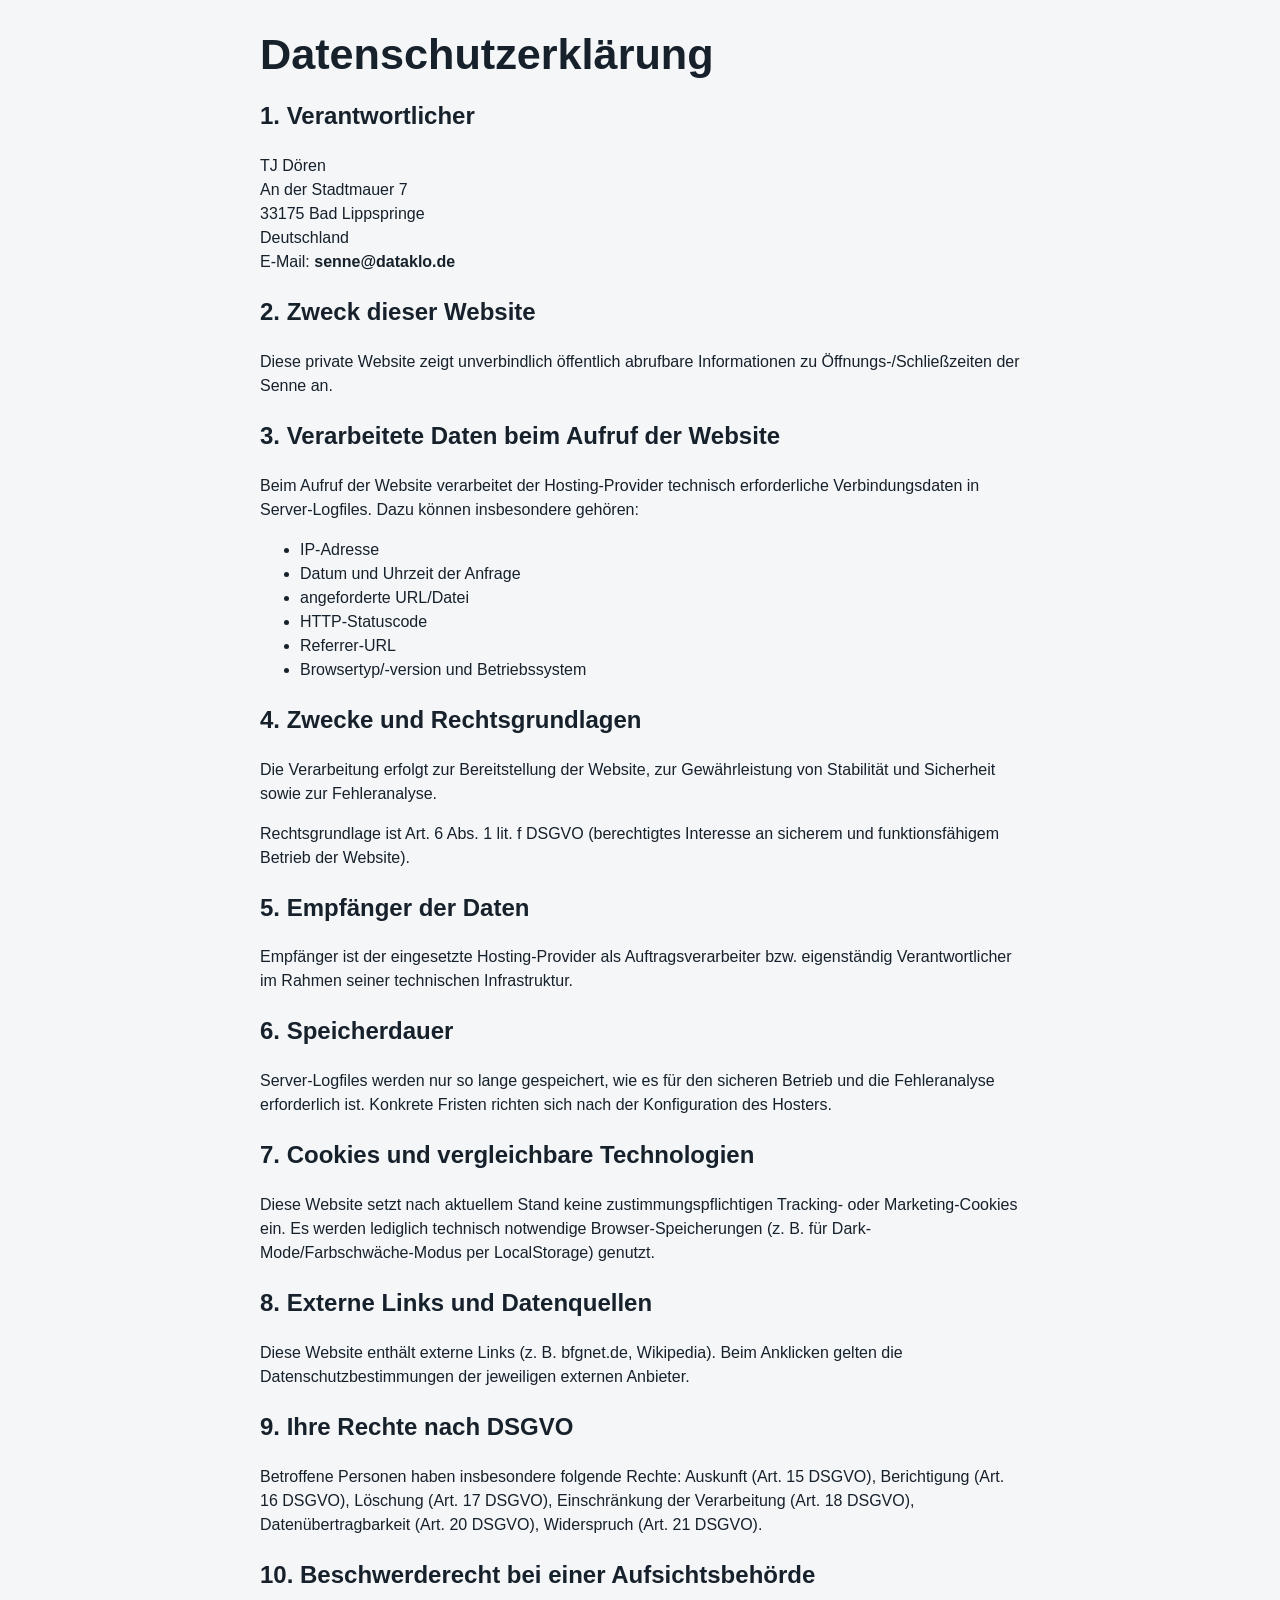
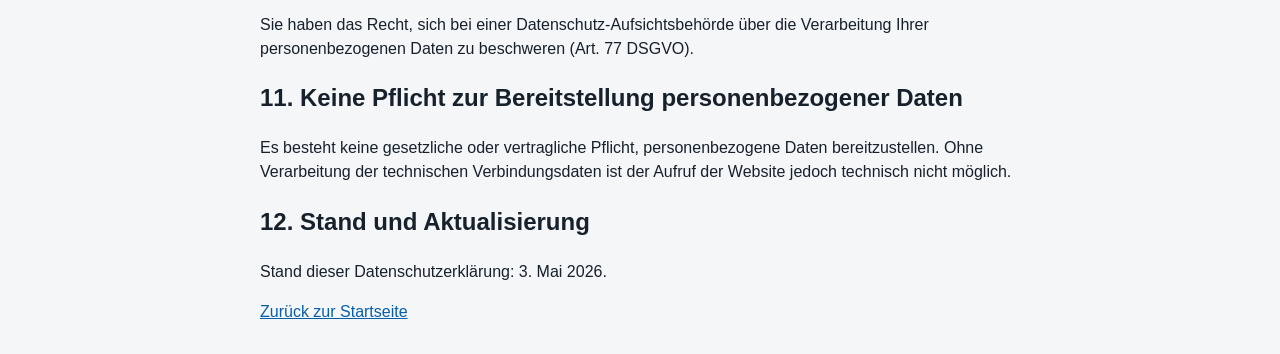
<file: templates/datenschutz.html>
<!doctype html>
<html lang="de">
<head>
  <meta charset="utf-8">
  <meta name="viewport" content="width=device-width, initial-scale=1">
  <title>Datenschutz – Senne Öffnungszeiten</title>
  <meta name="robots" content="noindex, nofollow, noarchive, nosnippet, noimageindex">
  <link rel="stylesheet" href="/static/style.css">
</head>
<body>
  <main class="container legal-page">
    <h1>Datenschutzerklärung</h1>

    <h2>1. Verantwortlicher</h2>
    <p>
      TJ Dören<br>
      An der Stadtmauer 7<br>
      33175 Bad Lippspringe<br>
      Deutschland<br>
      E-Mail: <strong>senne@dataklo.de</strong>
    </p>

    <h2>2. Zweck dieser Website</h2>
    <p>Diese private Website zeigt unverbindlich öffentlich abrufbare Informationen zu Öffnungs-/Schließzeiten der Senne an.</p>

    <h2>3. Verarbeitete Daten beim Aufruf der Website</h2>
    <p>Beim Aufruf der Website verarbeitet der Hosting-Provider technisch erforderliche Verbindungsdaten in Server-Logfiles. Dazu können insbesondere gehören:</p>
    <ul>
      <li>IP-Adresse</li>
      <li>Datum und Uhrzeit der Anfrage</li>
      <li>angeforderte URL/Datei</li>
      <li>HTTP-Statuscode</li>
      <li>Referrer-URL</li>
      <li>Browsertyp/-version und Betriebssystem</li>
    </ul>

    <h2>4. Zwecke und Rechtsgrundlagen</h2>
    <p>Die Verarbeitung erfolgt zur Bereitstellung der Website, zur Gewährleistung von Stabilität und Sicherheit sowie zur Fehleranalyse.</p>
    <p>Rechtsgrundlage ist Art. 6 Abs. 1 lit. f DSGVO (berechtigtes Interesse an sicherem und funktionsfähigem Betrieb der Website).</p>

    <h2>5. Empfänger der Daten</h2>
    <p>Empfänger ist der eingesetzte Hosting-Provider als Auftragsverarbeiter bzw. eigenständig Verantwortlicher im Rahmen seiner technischen Infrastruktur.</p>

    <h2>6. Speicherdauer</h2>
    <p>Server-Logfiles werden nur so lange gespeichert, wie es für den sicheren Betrieb und die Fehleranalyse erforderlich ist. Konkrete Fristen richten sich nach der Konfiguration des Hosters.</p>

    <h2>7. Cookies und vergleichbare Technologien</h2>
    <p>Diese Website setzt nach aktuellem Stand keine zustimmungspflichtigen Tracking- oder Marketing-Cookies ein. Es werden lediglich technisch notwendige Browser-Speicherungen (z. B. für Dark-Mode/Farbschwäche-Modus per LocalStorage) genutzt.</p>

    <h2>8. Externe Links und Datenquellen</h2>
    <p>Diese Website enthält externe Links (z. B. bfgnet.de, Wikipedia). Beim Anklicken gelten die Datenschutzbestimmungen der jeweiligen externen Anbieter.</p>

    <h2>9. Ihre Rechte nach DSGVO</h2>
    <p>Betroffene Personen haben insbesondere folgende Rechte: Auskunft (Art. 15 DSGVO), Berichtigung (Art. 16 DSGVO), Löschung (Art. 17 DSGVO), Einschränkung der Verarbeitung (Art. 18 DSGVO), Datenübertragbarkeit (Art. 20 DSGVO), Widerspruch (Art. 21 DSGVO).</p>

    <h2>10. Beschwerderecht bei einer Aufsichtsbehörde</h2>
    <p>Sie haben das Recht, sich bei einer Datenschutz-Aufsichtsbehörde über die Verarbeitung Ihrer personenbezogenen Daten zu beschweren (Art. 77 DSGVO).</p>

    <h2>11. Keine Pflicht zur Bereitstellung personenbezogener Daten</h2>
    <p>Es besteht keine gesetzliche oder vertragliche Pflicht, personenbezogene Daten bereitzustellen. Ohne Verarbeitung der technischen Verbindungsdaten ist der Aufruf der Website jedoch technisch nicht möglich.</p>

    <h2>12. Stand und Aktualisierung</h2>
    <p>Stand dieser Datenschutzerklärung: 3. Mai 2026.</p>

    <p><a href="/">Zurück zur Startseite</a></p>
  </main>
</body>
</html>
</file>
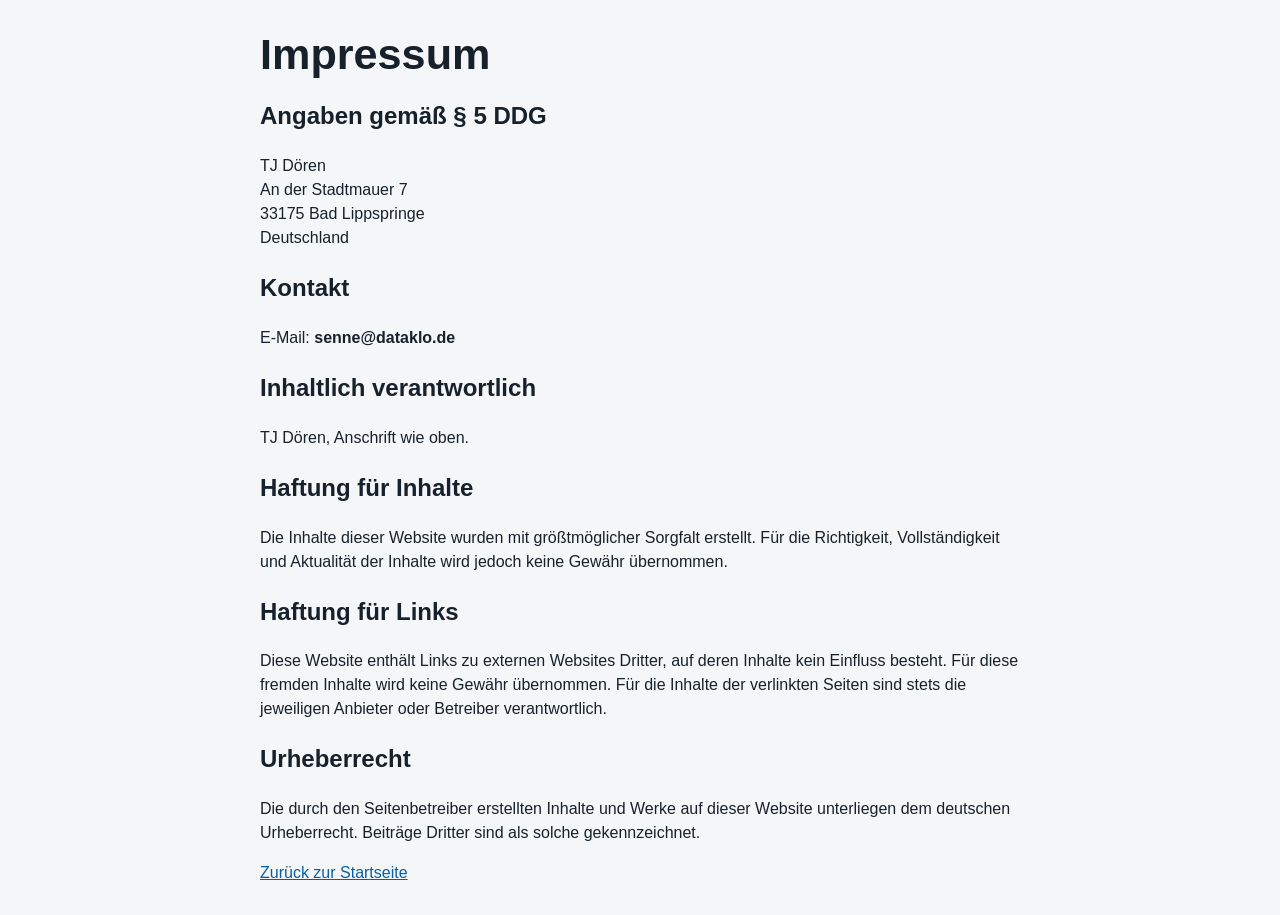
<file: templates/impressum.html>
<!doctype html>
<html lang="de">
<head>
  <meta charset="utf-8">
  <meta name="viewport" content="width=device-width, initial-scale=1">
  <title>Impressum – Senne Öffnungszeiten</title>
  <meta name="robots" content="noindex, nofollow, noarchive, nosnippet, noimageindex">
  <link rel="stylesheet" href="/static/style.css">
</head>
<body>
  <main class="container legal-page">
    <h1>Impressum</h1>

    <h2>Angaben gemäß § 5 DDG</h2>
    <p>
      TJ Dören<br>
      An der Stadtmauer 7<br>
      33175 Bad Lippspringe<br>
      Deutschland
    </p>

    <h2>Kontakt</h2>
    <p>
      E-Mail: <strong>senne@dataklo.de</strong>
    </p>

    <h2>Inhaltlich verantwortlich</h2>
    <p>TJ Dören, Anschrift wie oben.</p>

    <h2>Haftung für Inhalte</h2>
    <p>Die Inhalte dieser Website wurden mit größtmöglicher Sorgfalt erstellt. Für die Richtigkeit, Vollständigkeit und Aktualität der Inhalte wird jedoch keine Gewähr übernommen.</p>

    <h2>Haftung für Links</h2>
    <p>Diese Website enthält Links zu externen Websites Dritter, auf deren Inhalte kein Einfluss besteht. Für diese fremden Inhalte wird keine Gewähr übernommen. Für die Inhalte der verlinkten Seiten sind stets die jeweiligen Anbieter oder Betreiber verantwortlich.</p>

    <h2>Urheberrecht</h2>
    <p>Die durch den Seitenbetreiber erstellten Inhalte und Werke auf dieser Website unterliegen dem deutschen Urheberrecht. Beiträge Dritter sind als solche gekennzeichnet.</p>

    <p><a href="/">Zurück zur Startseite</a></p>
  </main>
</body>
</html>
</file>
<file: static/style.css>
:root {
  color-scheme: light;
  font-family: Inter, "Segoe UI", Roboto, Helvetica, Arial, sans-serif;
  --bg: #f4f6f8; --surface: #fff; --surface-subtle: #eef2f5; --text: #17212b; --muted: #566371;
  --line: #ccd4dc; --link: #075ea8; --focus: #155eef; --open: #176b3a; --open-soft: #e5f4eb;
  --closed: #a92727; --closed-soft: #fae9e9; --changing: #8a5a00; --changing-soft: #fff2cf;
  --unknown: #536171; --unknown-soft: #e9edf1; --radius: 12px; --content: 1240px;
}
body.theme-dark {
  color-scheme: dark; --bg: #10151b; --surface: #192129; --surface-subtle: #222c36; --text: #eef3f7;
  --muted: #b4c0cb; --line: #3b4855; --link: #80bcff; --focus: #8bb9ff; --open: #218b50;
  --open-soft: #173b29; --closed: #c33b3b; --closed-soft: #452222; --changing: #a9740d;
  --changing-soft: #443617; --unknown: #68798a; --unknown-soft: #2b3742;
}
body.colorblind { --open: #0068a8; --open-soft: #e0f1ff; --closed: #b34400; --closed-soft: #ffeadc; --changing: #7b3f98; --changing-soft: #f4e5fb; }
body.theme-dark.colorblind { --open: #168bd0; --open-soft: #15374a; --closed: #df6b27; --closed-soft: #492a1b; --changing: #b979d0; --changing-soft: #392542; }
* { box-sizing: border-box; }
html { overflow-x: hidden; }
body { margin: 0; background: var(--bg); color: var(--text); line-height: 1.5; }
a { color: var(--link); }
button, input { font: inherit; }
button { min-height: 44px; cursor: pointer; }
button:focus-visible, a:focus-visible, input:focus-visible { outline: 3px solid var(--focus); outline-offset: 3px; }
.page-shell { width: min(var(--content), calc(100% - 32px)); margin: 0 auto; padding: 24px 0; }
.page-header { display: flex; justify-content: space-between; align-items: flex-start; gap: 24px; margin-bottom: 18px; }
.eyebrow { margin: 0 0 3px; color: var(--muted); font-size: .76rem; font-weight: 800; letter-spacing: .09em; text-transform: uppercase; }
h1 { margin: 0; font-size: clamp(1.8rem, 4vw, 2.7rem); line-height: 1.12; }
.intro { max-width: 760px; margin: 7px 0 0; color: var(--muted); }
.display-controls { display: flex; gap: 7px; }
.display-controls button { border: 1px solid var(--line); border-radius: 8px; padding: 7px 11px; color: var(--muted); background: var(--surface); font-size: .85rem; }
.display-controls button.active { border-color: var(--focus); color: var(--text); }
.status-hero { display: flex; align-items: center; gap: 20px; padding: clamp(22px, 4vw, 38px); border-radius: var(--radius); color: #fff; margin-bottom: 18px; }
.status-hero.green { background: var(--open); } .status-hero.red { background: var(--closed); }
.status-hero.yellow { background: var(--changing); } .status-hero.gray { background: var(--unknown); }
.status-icon { display: grid; place-items: center; flex: 0 0 68px; width: 68px; height: 68px; border: 3px solid currentColor; border-radius: 50%; font-size: 2.3rem; font-weight: 900; }
.status-kicker { margin: 0 0 2px; font-size: .9rem; opacity: .9; }
.status-hero h2 { margin: 0; font-size: clamp(1.7rem, 4vw, 3rem); line-height: 1.1; }
.last-update { margin: 9px 0 0; font-size: .86rem; opacity: .92; }
.next-days, .calendar-section, .trust-box, .calendar-subscribe { margin-top: 16px; padding: 20px; border: 1px solid var(--line); border-radius: var(--radius); background: var(--surface); }
.section-heading { display: flex; justify-content: space-between; align-items: end; margin-bottom: 13px; }
.section-heading h2, .trust-box h2, .calendar-subscribe h2 { margin: 0; font-size: 1.3rem; }
.next-days-grid { display: grid; grid-template-columns: repeat(4, 1fr); gap: 10px; }
.summary-card { min-width: 0; padding: 14px; border: 1px solid var(--line); border-left: 5px solid var(--unknown); border-radius: 9px; background: var(--surface-subtle); }
.summary-card.green { border-left-color: var(--open); } .summary-card.red { border-left-color: var(--closed); }
.summary-card.yellow { border-left-color: var(--changing); } .summary-card.gray { border-left-color: var(--unknown); }
.summary-card.today { box-shadow: inset 0 0 0 2px var(--text); }
.summary-date { margin: 0 0 7px; font-size: .88rem; font-weight: 750; }
.status-badge { display: inline-flex; align-items: center; gap: 6px; margin: 0; padding: 4px 9px; border-radius: 999px; font-size: .83rem; font-weight: 800; color: var(--unknown); background: var(--unknown-soft); }
.status-badge.green { color: var(--open); background: var(--open-soft); } .status-badge.red { color: var(--closed); background: var(--closed-soft); }
.status-badge.yellow { color: var(--changing); background: var(--changing-soft); } .status-badge.gray { color: var(--unknown); background: var(--unknown-soft); }
.legend { display: flex; flex-wrap: wrap; gap: 7px; margin-bottom: 17px; }
.month-block { margin-top: 18px; } .month-block h3 { margin: 0 0 9px; font-size: 1.1rem; }
.calendar-row { display: grid; grid-template-columns: 50px repeat(7, minmax(0, 1fr)); gap: 7px; margin-bottom: 7px; }
.calendar-week-label { display: grid; place-items: center; color: var(--muted); font-size: .72rem; font-weight: 800; }
.day-card { position: relative; min-height: 94px; padding: 9px; border: 1px solid var(--line); border-top: 4px solid var(--unknown); border-radius: 8px; background: var(--surface-subtle); }
.day-card.green { border-top-color: var(--open); } .day-card.red { border-top-color: var(--closed); }
.day-card.yellow { border-top-color: var(--changing); } .day-card.gray { border-top-color: var(--unknown); }
.day-card .dow { color: var(--muted); font-size: .7rem; font-weight: 800; text-transform: uppercase; }
.day-card .dom { margin: 1px 0 5px; font-size: 1.35rem; font-weight: 850; line-height: 1.2; }
.day-card .label { font-size: .77rem; font-weight: 750; line-height: 1.25; }
.day-card .times { margin-top: 4px; color: var(--muted); font-size: .7rem; line-height: 1.2; }
.day-card.today { box-shadow: inset 0 0 0 2px var(--text); }
.day-card.today.green { background: var(--open-soft); } .day-card.today.red { background: var(--closed-soft); }
.day-card.today.yellow { background: var(--changing-soft); } .day-card.today.gray { background: var(--unknown-soft); }
.day-card.today::after { content: "HEUTE"; position: absolute; top: 7px; right: 6px; padding: 1px 4px; border-radius: 3px; color: var(--surface); background: var(--text); font-size: .56rem; font-weight: 900; }
html[lang="en"] .day-card.today::after { content: "TODAY"; }
.day-card.past { opacity: .48; } .day-card.outside-month { opacity: .3; }
.trust-box p { margin: 8px 0; } .trust-box dl { display: flex; flex-wrap: wrap; gap: 12px 34px; margin: 14px 0; }
.trust-box dl div { display: grid; gap: 2px; } .trust-box dt { color: var(--muted); font-size: .76rem; font-weight: 800; text-transform: uppercase; }
.trust-box dd { margin: 0; } .unofficial-note { color: var(--muted); font-size: .88rem; font-weight: 650; }
.calendar-subscribe { display: flex; justify-content: space-between; align-items: center; gap: 18px; }
.calendar-subscribe p { margin: 4px 0 0; color: var(--muted); }
.calendar-subscribe button, .ics-modal button { border: 0; border-radius: 8px; padding: 9px 15px; color: #fff; background: var(--open); font-weight: 750; }
.ad-area { display: contents; }
.side-rail-ad { position: fixed; top: 50%; width: 160px; padding: 7px; transform: translateY(-50%); border: 1px solid var(--line); border-radius: 8px; background: var(--surface); color: var(--muted); z-index: 10; }
.side-rail-ad small { display: block; margin-bottom: 5px; text-align: center; font-size: .65rem; }
.ad-creative { position: relative; min-height: 154px; }
.side-rail-ad img { position: relative; z-index: 1; display: block; width: 100%; height: auto; border-radius: 5px; background: var(--surface); }
.side-rail-ad img[hidden] { display: none; }
.side-rail-ad .ad-placeholder { position: absolute; inset: 0; display: grid; align-content: center; margin: 0; padding: 18px 7px; text-align: center; font-size: .78rem; }
.side-rail-ad .ad-placeholder p { margin: 8px 0 0; }
.side-rail-left { left: max(8px, calc((100vw - var(--content)) / 2 - 176px)); } .side-rail-right { right: max(8px, calc((100vw - var(--content)) / 2 - 176px)); }
.site-footer { display: flex; justify-content: space-between; gap: 20px; margin-top: 20px; padding: 15px 0; border-top: 1px solid var(--line); color: var(--muted); font-size: .84rem; }
.site-footer p { margin: 0; }
.ics-modal[hidden] { display: none; } .ics-modal { position: fixed; inset: 0; z-index: 100; display: grid; place-items: center; padding: 16px; }
.ics-modal-backdrop { position: absolute; inset: 0; background: rgb(0 0 0 / 65%); }
.ics-modal-card { position: relative; width: min(620px, 100%); padding: 20px; border-radius: var(--radius); background: var(--surface); }
.ics-modal-card h2 { margin-top: 0; }.ics-modal-card input { width: 100%; min-height: 44px; margin: 5px 0 13px; padding: 8px; border: 1px solid var(--line); border-radius: 6px; background: var(--bg); color: var(--text); }
.ics-modal-actions { display: flex; gap: 8px; justify-content: end; }
.legal-page { width: min(760px, calc(100% - 32px)); margin: 30px auto; }

@media (max-width: 1599px) {
  .ad-area { display: grid; grid-template-columns: repeat(2, minmax(0, 1fr)); gap: 10px; margin-top: 10px; }
  .side-rail-ad { position: static; width: 100%; transform: none; }
  .ad-creative { width: min(220px, 100%); min-height: 140px; margin: 0 auto; }
}
@media (min-width: 768px) and (max-width: 1199px) {
  .page-shell { width: min(100% - 28px, 1050px); } .next-days-grid { grid-template-columns: repeat(2, 1fr); }
  .calendar-row { grid-template-columns: 42px repeat(7, minmax(0, 1fr)); gap: 5px; } .day-card { padding: 7px; }
  .display-controls button span { display: none; }
}
@media (max-width: 767px) {
  .page-shell { width: min(100% - 20px, 600px); padding: 14px 0; }
  .page-header { display: block; margin-bottom: 12px; } .intro { font-size: .93rem; }
  .display-controls { margin-top: 12px; } .display-controls button { flex: 1; }
  .status-hero { align-items: flex-start; gap: 13px; padding: 20px 16px; margin-bottom: 12px; }
  .status-icon { flex-basis: 48px; width: 48px; height: 48px; font-size: 1.55rem; }
  .next-days, .calendar-section, .trust-box, .calendar-subscribe { margin-top: 10px; padding: 15px; }
  .next-days-grid { grid-template-columns: repeat(2, minmax(0, 1fr)); }
  .calendar-row { grid-template-columns: repeat(2, minmax(0, 1fr)); gap: 7px; padding: 8px 0; border-top: 1px solid var(--line); }
  .calendar-week-label { grid-column: 1 / -1; display: block; }
  .day-card { min-height: 100px; } .day-card.outside-month { display: none; }
  .calendar-subscribe, .site-footer { display: block; } .calendar-subscribe button { width: 100%; margin-top: 12px; }
  .ad-area { display: grid; grid-template-columns: 1fr; gap: 10px; margin-top: 10px; }
  .side-rail-ad { display: block; position: static; width: 100%; transform: none; }
  .ad-creative { width: min(280px, 100%); }
  .site-footer p + p { margin-top: 8px; }
}
@media (prefers-reduced-motion: reduce) { *, *::before, *::after { scroll-behavior: auto !important; transition: none !important; animation: none !important; } }
</file>
